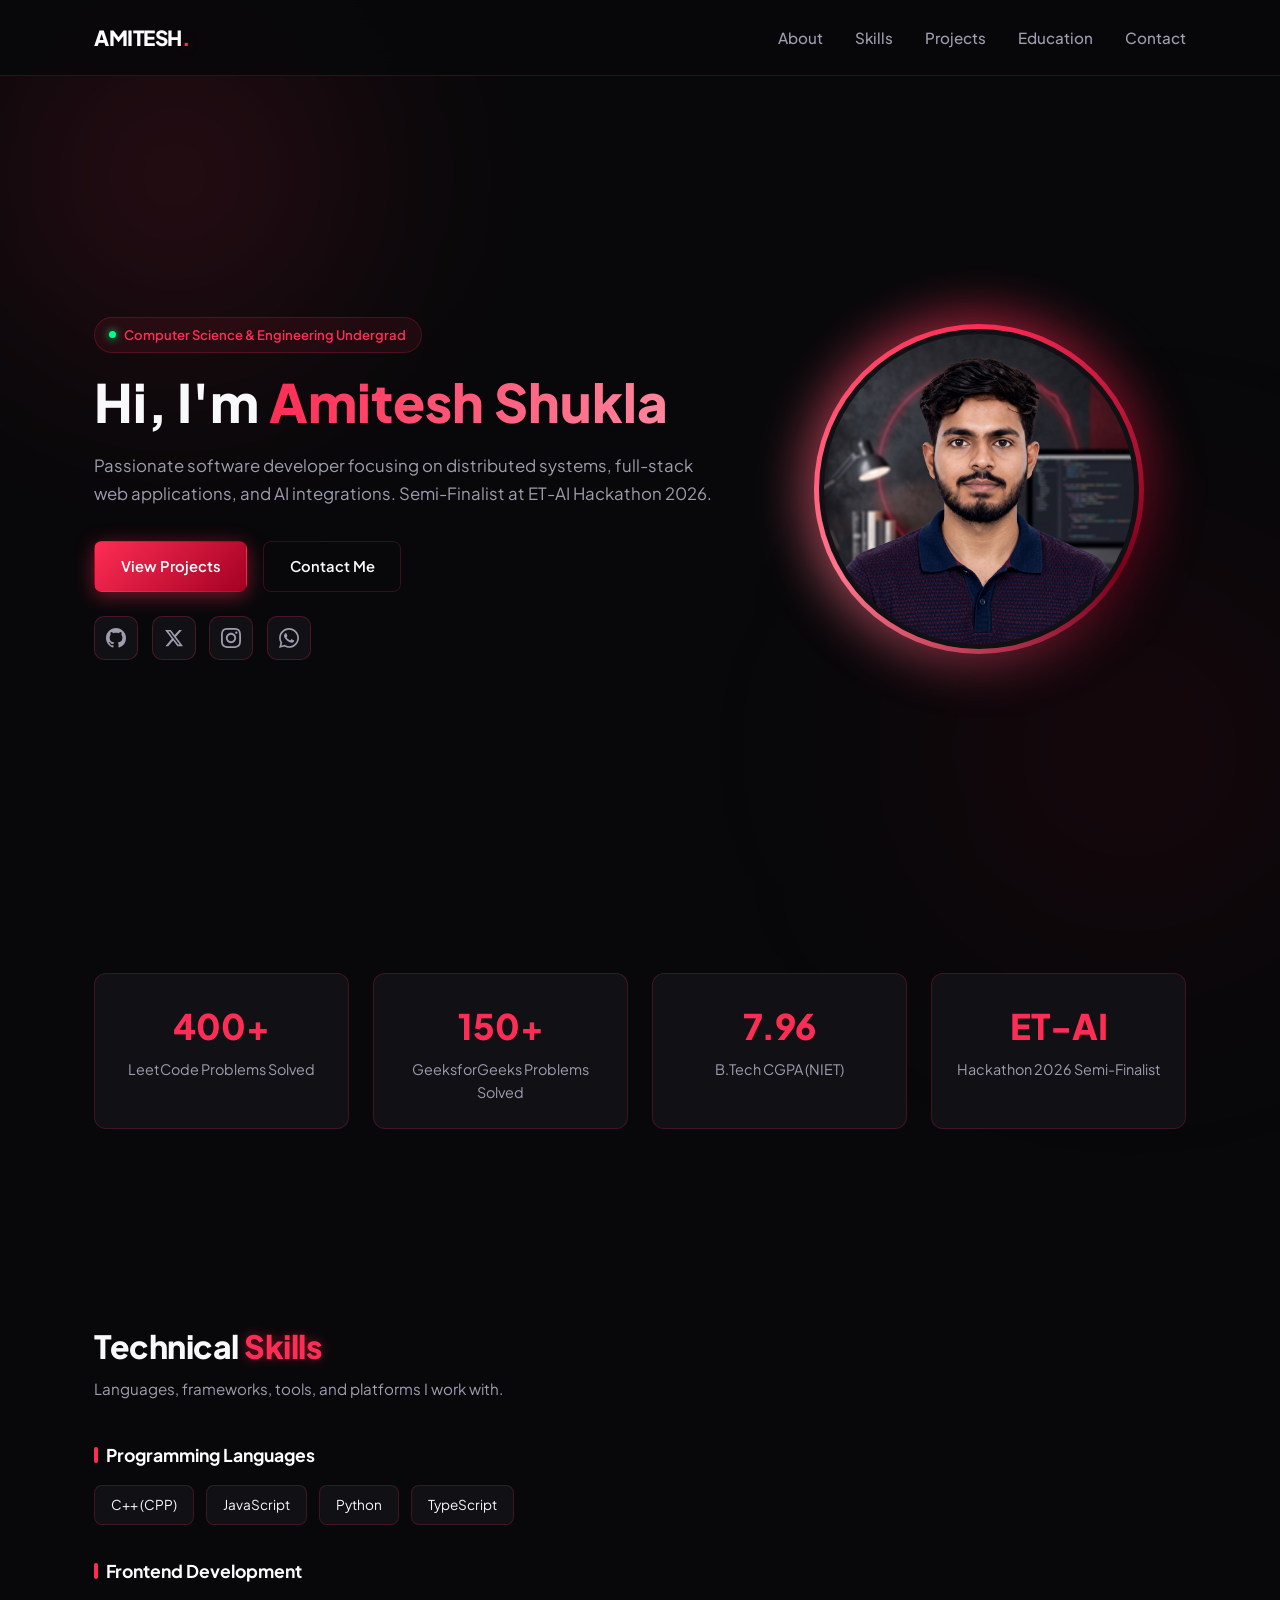
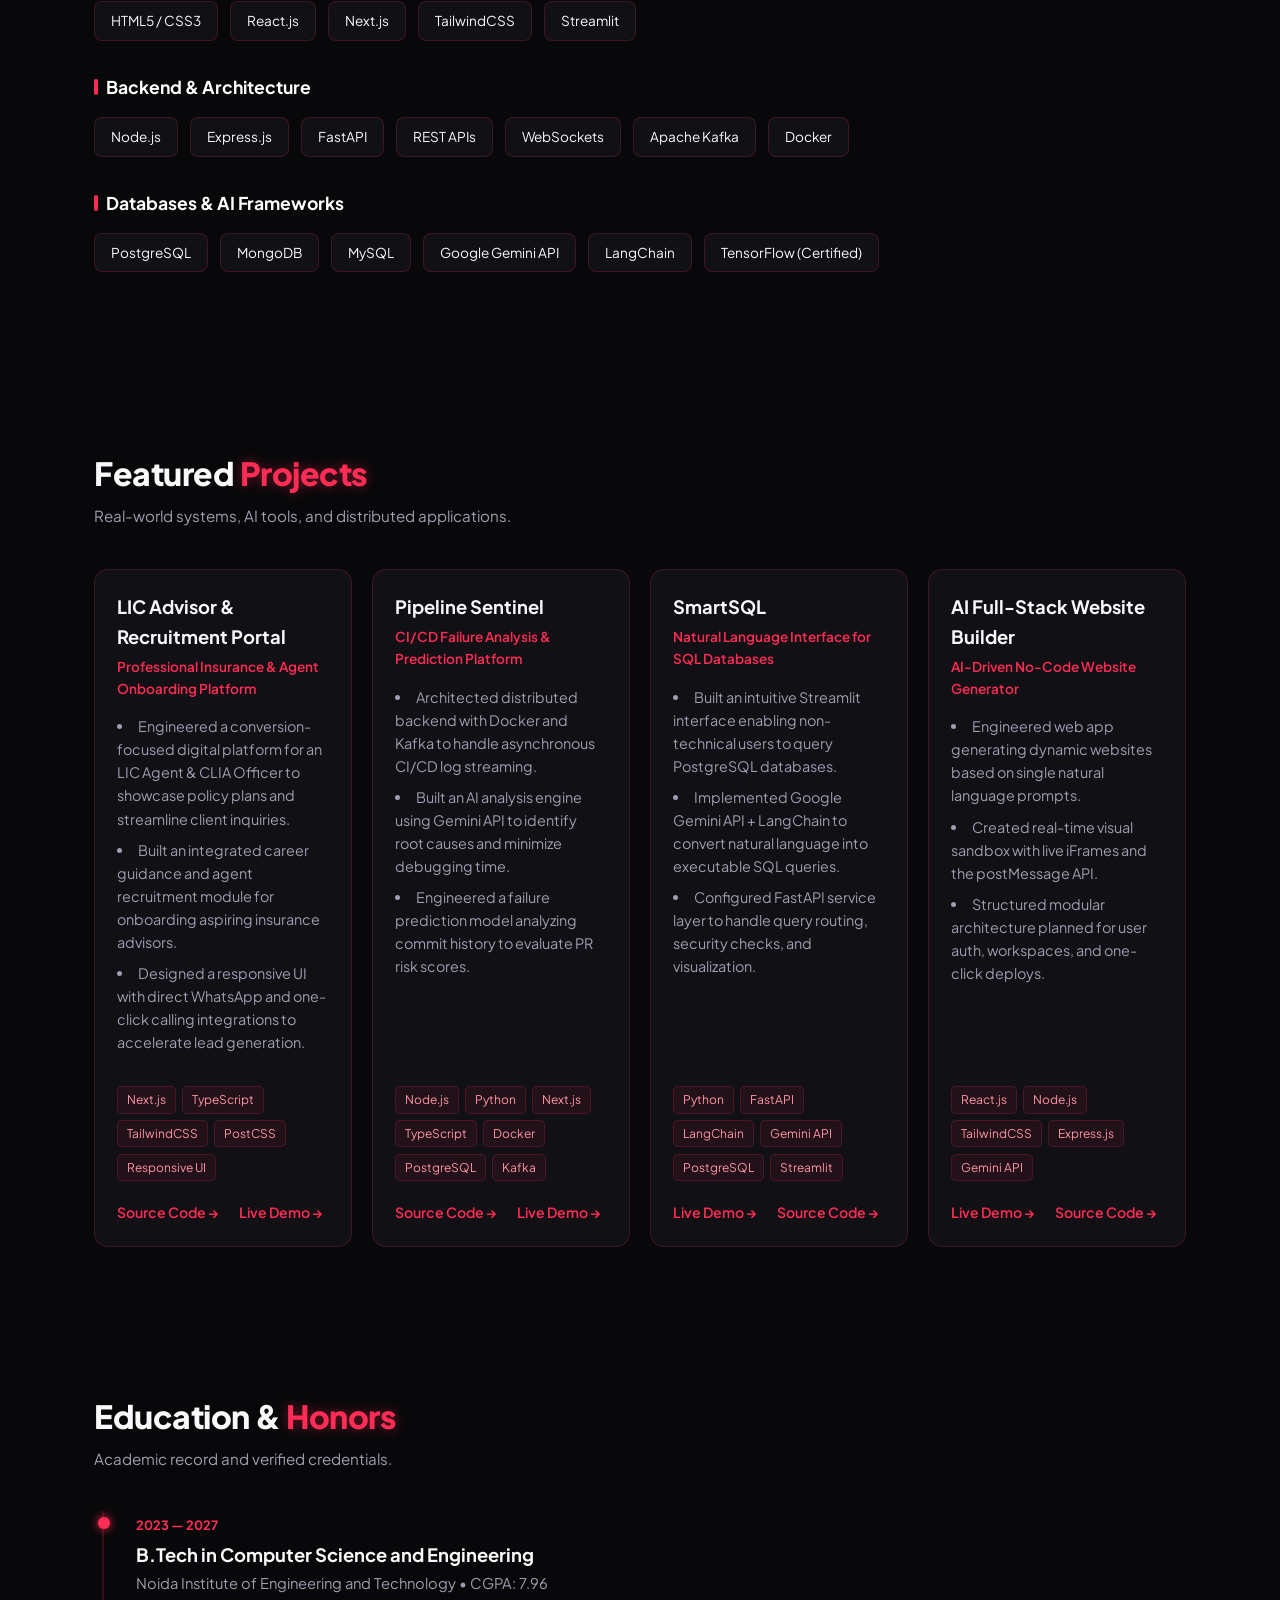
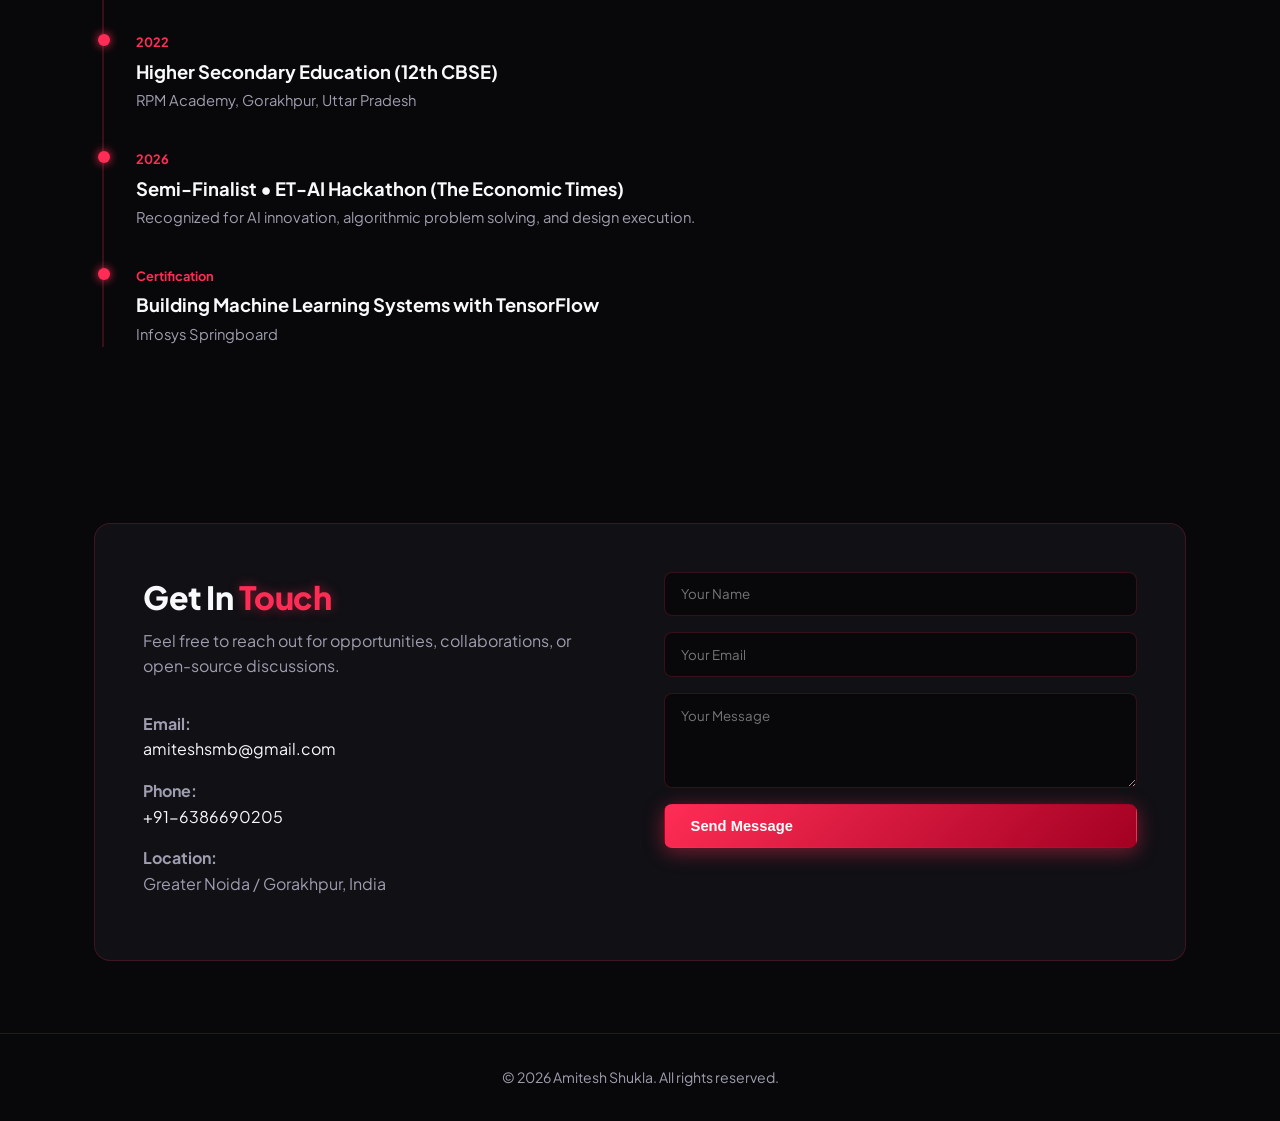
<file: index.html>
<!DOCTYPE html>
<html lang="en">
<head>
  <meta charset="UTF-8" />
  <meta name="viewport" content="width=device-width, initial-scale=1.0" />
  <title>Amitesh Shukla | Portfolio</title>
  <link rel="preconnect" href="https://fonts.googleapis.com">
  <link rel="preconnect" href="https://fonts.gstatic.com" crossorigin>
  <link href="https://fonts.googleapis.com/css2?family=Plus+Jakarta+Sans:wght@300;400;500;600;700;800&display=swap" rel="stylesheet">
   <link rel="stylesheet" href="Style.css">
 
</head>
<body>

  <div class="bg-light-1"></div>
  <div class="bg-light-2"></div>

  <header>
    <div class="container">
      <nav>
        <a href="#" class="logo">AMITESH<span>.</span></a>
        <ul class="nav-links">
          <li><a href="#about">About</a></li>
          <li><a href="#skills">Skills</a></li>
          <li><a href="#projects">Projects</a></li>
          <li><a href="#education">Education</a></li>
          <li><a href="#contact">Contact</a></li>
        </ul>
      </nav>
    </div>
  </header>

  <!-- Hero Section -->
  <section class="hero">
    
    <div class="container">
      <div class="hero-layout">
        
        <div class="hero-content">
          <div class="hero-tag">
            <span class="dot"></span>
            Computer Science &amp; Engineering Undergrad
          </div>
          <h1>Hi, I'm <span class="gradient-text">Amitesh Shukla</span></h1>
          <p>Passionate software developer focusing on distributed systems, full-stack web applications, and AI integrations. Semi-Finalist at ET-AI Hackathon 2026.</p>
          <div class="hero-buttons">
            <a href="#projects" class="btn btn-primary">View Projects</a>
            <a href="#contact" class="btn btn-outline">Contact Me</a>
          </div>
          <div class="social-links">
  <!-- GitHub -->
  <a href="https://github.com/amitesh3168" target="_blank" rel="noopener noreferrer" class="social-btn" aria-label="GitHub">
    <svg viewBox="0 0 24 24"><path d="M12 0C5.37 0 0 5.37 0 12c0 5.31 3.435 9.795 8.205 11.385.6.105.825-.255.825-.57 0-.285-.015-1.23-.015-2.235-3.015.555-3.795-.735-4.035-1.41-.135-.345-.72-1.41-1.23-1.695-.42-.225-1.02-.78-.015-.795.945-.015 1.62.87 1.845 1.23 1.08 1.815 2.805 1.305 3.495.99.105-.78.42-1.305.765-1.605-2.67-.3-5.46-1.335-5.46-5.925 0-1.305.465-2.385 1.23-3.225-.12-.3-.54-1.53.12-3.18 0 0 1.005-.315 3.3 1.23.96-.27 1.98-.405 3-.405s2.04.135 3 .405c2.295-1.56 3.3-1.23 3.3-1.23.66 1.65.24 2.88.12 3.18.765.84 1.23 1.905 1.23 3.225 0 4.605-2.805 5.625-5.475 5.925.435.375.81 1.095.81 2.22 0 1.605-.015 2.895-.015 3.3 0 .315.225.69.825.57A12.02 12.02 0 0024 12c0-6.63-5.37-12-12-12z"/></svg>
  </a>

  <!-- X / Twitter -->
  <a href="https://twitter.com/amitesh3168" target="_blank" rel="noopener noreferrer" class="social-btn" aria-label="Twitter">
    <svg viewBox="0 0 24 24"><path d="M18.244 2.25h3.308l-7.227 8.26 8.502 11.24H16.17l-5.214-6.817L4.99 21.75H1.68l7.73-8.835L1.254 2.25H8.08l4.713 6.231zm-1.161 17.52h1.833L7.084 4.126H5.117z"/></svg>
  </a>

  <!-- Instagram -->
  <a href="https://instagram.com/amitesh3168" target="_blank" rel="noopener noreferrer" class="social-btn" aria-label="Instagram">
    <svg viewBox="0 0 24 24"><path d="M12 2.163c3.204 0 3.584.012 4.85.07 3.252.148 4.771 1.691 4.919 4.919.058 1.265.069 1.645.069 4.849 0 3.205-.012 3.584-.069 4.849-.149 3.225-1.664 4.771-4.919 4.919-1.266.058-1.644.07-4.85.07-3.204 0-3.584-.012-4.849-.07-3.26-.149-4.771-1.699-4.919-4.92-.058-1.265-.07-1.644-.07-4.849 0-3.204.013-3.583.07-4.849.149-3.227 1.664-4.771 4.919-4.919 1.266-.057 1.645-.069 4.849-.069zm0-2.163c-3.259 0-3.667.014-4.947.072-4.358.2-6.78 2.618-6.98 6.98-.059 1.281-.073 1.689-.073 4.948 0 3.259.014 3.668.072 4.948.2 4.358 2.618 6.78 6.98 6.98 1.281.058 1.689.072 4.948.072 3.259 0 3.668-.014 4.948-.072 4.354-.2 6.782-2.618 6.979-6.98.059-1.28.073-1.689.073-4.948 0-3.259-.014-3.667-.072-4.947-.196-4.354-2.617-6.78-6.979-6.98-1.281-.059-1.69-.073-4.949-.073zm0 5.838c-3.403 0-6.162 2.759-6.162 6.162s2.759 6.163 6.162 6.163 6.162-2.759 6.162-6.163c0-3.403-2.759-6.162-6.162-6.162zm0 10.162c-2.209 0-4-1.79-4-4 0-2.209 1.791-4 4-4s4 1.791 4 4c0 2.21-1.791 4-4 4zm6.406-11.845c-.796 0-1.441.645-1.441 1.44s.645 1.44 1.441 1.44c.795 0 1.439-.645 1.439-1.44s-.644-1.44-1.439-1.44z"/></svg>
  </a>

  <!-- WhatsApp -->
  <a href="https://wa.me/916386690205" target="_blank" rel="noopener noreferrer" class="social-btn" aria-label="WhatsApp">
    <svg viewBox="0 0 24 24"><path d="M.057 24l1.687-6.163c-1.041-1.804-1.588-3.849-1.587-5.946.003-6.556 5.338-11.891 11.893-11.891 3.181.001 6.167 1.24 8.413 3.488 2.245 2.248 3.481 5.236 3.48 8.414-.003 6.557-5.338 11.892-11.893 11.892-1.99-.001-3.951-.5-5.688-1.448l-6.305 1.654zm6.597-3.807c1.676.995 3.276 1.591 5.392 1.592 5.448 0 9.886-4.434 9.889-9.885.002-5.462-4.415-9.89-9.881-9.892-5.452 0-9.887 4.434-9.889 9.884-.001 2.225.651 3.891 1.746 5.634l-.999 3.648 3.742-.981zm11.387-5.464c-.074-.124-.272-.198-.57-.347-.297-.149-1.758-.868-2.031-.967-.272-.099-.47-.149-.669.149-.198.297-.768.967-.941 1.165-.173.198-.347.223-.644.074-.297-.149-1.255-.462-2.39-1.475-.883-.788-1.48-1.761-1.653-2.059-.173-.297-.018-.458.13-.606.134-.133.297-.347.446-.521.151-.172.2-.296.3-.495.099-.198.05-.372-.025-.521-.075-.148-.669-1.611-.916-2.206-.242-.579-.487-.501-.669-.51l-.57-.01c-.198 0-.52.074-.792.372s-1.04 1.016-1.04 2.479 1.065 2.876 1.213 3.074c.149.198 2.095 3.2 5.076 4.487.709.306 1.263.489 1.694.626.712.226 1.36.194 1.872.118.571-.085 1.758-.719 2.006-1.413.248-.695.248-1.29.173-1.414z"/></svg>
  </a>
</div>
        </div>

        <div class="hero-image-wrapper">
          <div class="avatar-container">
            <div class="avatar-box">
              <img src="profile.png" alt="Amitesh Shukla" />
            </div>
          </div>
        </div>

      </div>
    </div>
  </section>

  <!-- Metrics Section -->
  <section id="about">
    <div class="container">
      <div class="metrics-grid">
        <div class="metric-card">
          <h3>400+</h3>
          <p>LeetCode Problems Solved</p>
        </div>
        <div class="metric-card">
          <h3>150+</h3>
          <p>GeeksforGeeks Problems Solved</p>
        </div>
        <div class="metric-card">
          <h3>7.96</h3>
          <p>B.Tech CGPA (NIET)</p>
        </div>
        <div class="metric-card">
          <h3>ET-AI</h3>
          <p>Hackathon 2026 Semi-Finalist</p>
        </div>
      </div>
    </div>
  </section>

  <!-- Skills Section -->
  <section id="skills">
    <div class="container">
      <h2 class="section-title">Technical <span>Skills</span></h2>
      <p class="section-subtitle">Languages, frameworks, tools, and platforms I work with.</p>

      <div class="skills-category">
        <h4>Programming Languages</h4>
        <div class="skills-tags">
          <span class="skill-chip">C++ (CPP)</span>
          <span class="skill-chip">JavaScript</span>
          <span class="skill-chip">Python</span>
          <span class="skill-chip">TypeScript</span>
        </div>
      </div>

      <div class="skills-category">
        <h4>Frontend Development</h4>
        <div class="skills-tags">
          <span class="skill-chip">HTML5 / CSS3</span>
          <span class="skill-chip">React.js</span>
          <span class="skill-chip">Next.js</span>
          <span class="skill-chip">TailwindCSS</span>
          <span class="skill-chip">Streamlit</span>
        </div>
      </div>

      <div class="skills-category">
        <h4>Backend &amp; Architecture</h4>
        <div class="skills-tags">
          <span class="skill-chip">Node.js</span>
          <span class="skill-chip">Express.js</span>
          <span class="skill-chip">FastAPI</span>
          <span class="skill-chip">REST APIs</span>
          <span class="skill-chip">WebSockets</span>
          <span class="skill-chip">Apache Kafka</span>
          <span class="skill-chip">Docker</span>
        </div>
      </div>

      <div class="skills-category">
        <h4>Databases &amp; AI Frameworks</h4>
        <div class="skills-tags">
          <span class="skill-chip">PostgreSQL</span>
          <span class="skill-chip">MongoDB</span>
          <span class="skill-chip">MySQL</span>
          <span class="skill-chip">Google Gemini API</span>
          <span class="skill-chip">LangChain</span>
          <span class="skill-chip">TensorFlow (Certified)</span>
        </div>
      </div>
    </div>
  </section>

  <!-- Projects Section -->
  <section id="projects">
    <div class="container">
      <h2 class="section-title">Featured <span>Projects</span></h2>
      <p class="section-subtitle">Real-world systems, AI tools, and distributed applications.</p>

      <div class="projects-grid">
         <div class="project-card">
          <h3>LIC Advisor &amp; Recruitment Portal</h3>
          <span class="project-subtitle">Professional Insurance &amp; Agent Onboarding Platform</span>
          <ul>
            <li>Engineered a conversion-focused digital platform for an LIC Agent &amp; CLIA Officer to showcase policy plans and streamline client inquiries.</li>
            <li>Built an integrated career guidance and agent recruitment module for onboarding aspiring insurance advisors.</li>
            <li>Designed a responsive UI with direct WhatsApp and one-click calling integrations to accelerate lead generation.</li>
          </ul>
          <div class="project-tech">
            <span>Next.js</span>
            <span>TypeScript</span>
            <span>TailwindCSS</span>
            <span>PostCSS</span>
            <span>Responsive UI</span>
          </div>
          <div class="project-links">
            <a href="https://github.com/amitesh3168/LIC-advisor-portal" target="_blank" rel="noopener noreferrer">Source Code &rarr;</a>
            <a href="https://lic-gold.vercel.app/" target="_blank" rel="noopener noreferrer">Live Demo &rarr;</a>
          </div>
        </div>
        <div class="project-card">
          <h3>Pipeline Sentinel</h3>
          <span class="project-subtitle">CI/CD Failure Analysis &amp; Prediction Platform</span>
          <ul>
            <li>Architected distributed backend with Docker and Kafka to handle asynchronous CI/CD log streaming.</li>
            <li>Built an AI analysis engine using Gemini API to identify root causes and minimize debugging time.</li>
            <li>Engineered a failure prediction model analyzing commit history to evaluate PR risk scores.</li>
          </ul>
          <div class="project-tech">
            <span>Node.js</span>
            <span>Python</span>
            <span>Next.js</span>
            <span>TypeScript</span>
            <span>Docker</span>
            <span>PostgreSQL</span>
            <span>Kafka</span>
          </div>
          <div class="project-links">
            <a href="https://github.com/amitesh3168/Pipeline-Sentinel---Intelligent-CI-CD-Failure-Analysis-Prediction-">Source Code &rarr;</a>
            <a href="https://github.com/amitesh3168/Pipeline-Sentinel---Intelligent-CI-CD-Failure-Analysis-Prediction-" target="_blank" rel="noopener noreferrer">Live Demo &rarr;</a>
          </div>
        </div>

        <div class="project-card">
          <h3>SmartSQL</h3>
          <span class="project-subtitle">Natural Language Interface for SQL Databases</span>
          <ul>
            <li>Built an intuitive Streamlit interface enabling non-technical users to query PostgreSQL databases.</li>
            <li>Implemented Google Gemini API + LangChain to convert natural language into executable SQL queries.</li>
            <li>Configured FastAPI service layer to handle query routing, security checks, and visualization.</li>
          </ul>
          <div class="project-tech">
            <span>Python</span>
            <span>FastAPI</span>
            <span>LangChain</span>
            <span>Gemini API</span>
            <span>PostgreSQL</span>
            <span>Streamlit</span>
          </div>
          <div class="project-links">
            <a href="https://github.com/amitesh3168/SMARTSQL">Live Demo &rarr;</a>
            <a href="https://github.com/amitesh3168/SMARTSQL">Source Code &rarr;</a>
          </div>
        </div>
        <div class="project-card">
          <h3>AI Full-Stack Website Builder</h3>
          <span class="project-subtitle">AI-Driven No-Code Website Generator</span>
          <ul>
            <li>Engineered web app generating dynamic websites based on single natural language prompts.</li>
            <li>Created real-time visual sandbox with live iFrames and the postMessage API.</li>
            <li>Structured modular architecture planned for user auth, workspaces, and one-click deploys.</li>
          </ul>
          <div class="project-tech">
            <span>React.js</span>
            <span>Node.js</span>
            <span>TailwindCSS</span>
            <span>Express.js</span>
            <span>Gemini API</span>
          </div>
          <div class="project-links">
            <a href="https://github.com/amitesh3168/AI-Builder">Live Demo &rarr;</a>
            <a href="https://github.com/amitesh3168/AI-Builder">Source Code &rarr;</a>
          </div>
        </div>
      </div>
    </div>
  </section>

  <!-- Education & Achievements -->
  <section id="education">
    <div class="container">
      <h2 class="section-title">Education &amp; <span>Honors</span></h2>
      <p class="section-subtitle">Academic record and verified credentials.</p>

      <div class="timeline">
        <div class="timeline-item">
          <div class="timeline-dot"></div>
          <span>2023 — 2027</span>
          <h3>B.Tech in Computer Science and Engineering</h3>
          <p>Noida Institute of Engineering and Technology &bull; CGPA: 7.96</p>
        </div>

        <div class="timeline-item">
          <div class="timeline-dot"></div>
          <span>2022</span>
          <h3>Higher Secondary Education (12th CBSE)</h3>
          <p>RPM Academy, Gorakhpur, Uttar Pradesh</p>
        </div>

        <div class="timeline-item">
          <div class="timeline-dot"></div>
          <span>2026</span>
          <h3>Semi-Finalist &bull; ET-AI Hackathon (The Economic Times)</h3>
          <p>Recognized for AI innovation, algorithmic problem solving, and design execution.</p>
        </div>

        <div class="timeline-item">
          <div class="timeline-dot"></div>
          <span>Certification</span>
          <h3>Building Machine Learning Systems with TensorFlow</h3>
          <p>Infosys Springboard</p>
        </div>
      </div>
    </div>
  </section>

  <!-- Contact Section -->
  <section id="contact">
    <div class="container">
      <div class="contact-container">
        <div>
          <h2 class="section-title">Get In <span>Touch</span></h2>
          <p style="color: var(--text-muted); margin-bottom: 2rem;">Feel free to reach out for opportunities, collaborations, or open-source discussions.</p>
          <div class="contact-details">
            <div><strong>Email:</strong> <br><a href="mailto:amiteshsmb@gmail.com">amiteshsmb@gmail.com</a></div>
            <div><strong>Phone:</strong> <br><a href="tel:+916386690205">+91-6386690205</a></div>
            <div><strong>Location:</strong> <br>Greater Noida / Gorakhpur, India</div>
          </div>
        </div>

        <form class="contact-form" onsubmit="event.preventDefault();">
          <input type="text" placeholder="Your Name" required />
          <input type="email" placeholder="Your Email" required />
          <textarea rows="4" placeholder="Your Message" required></textarea>
          <button type="submit" class="btn btn-primary">Send Message</button>
        </form>
      </div>
    </div>
  </section>

  <footer>
    <div class="container">
      <p>&copy; 2026 Amitesh Shukla. All rights reserved.</p>
    </div>
  </footer>

</body>
</html>
</file>
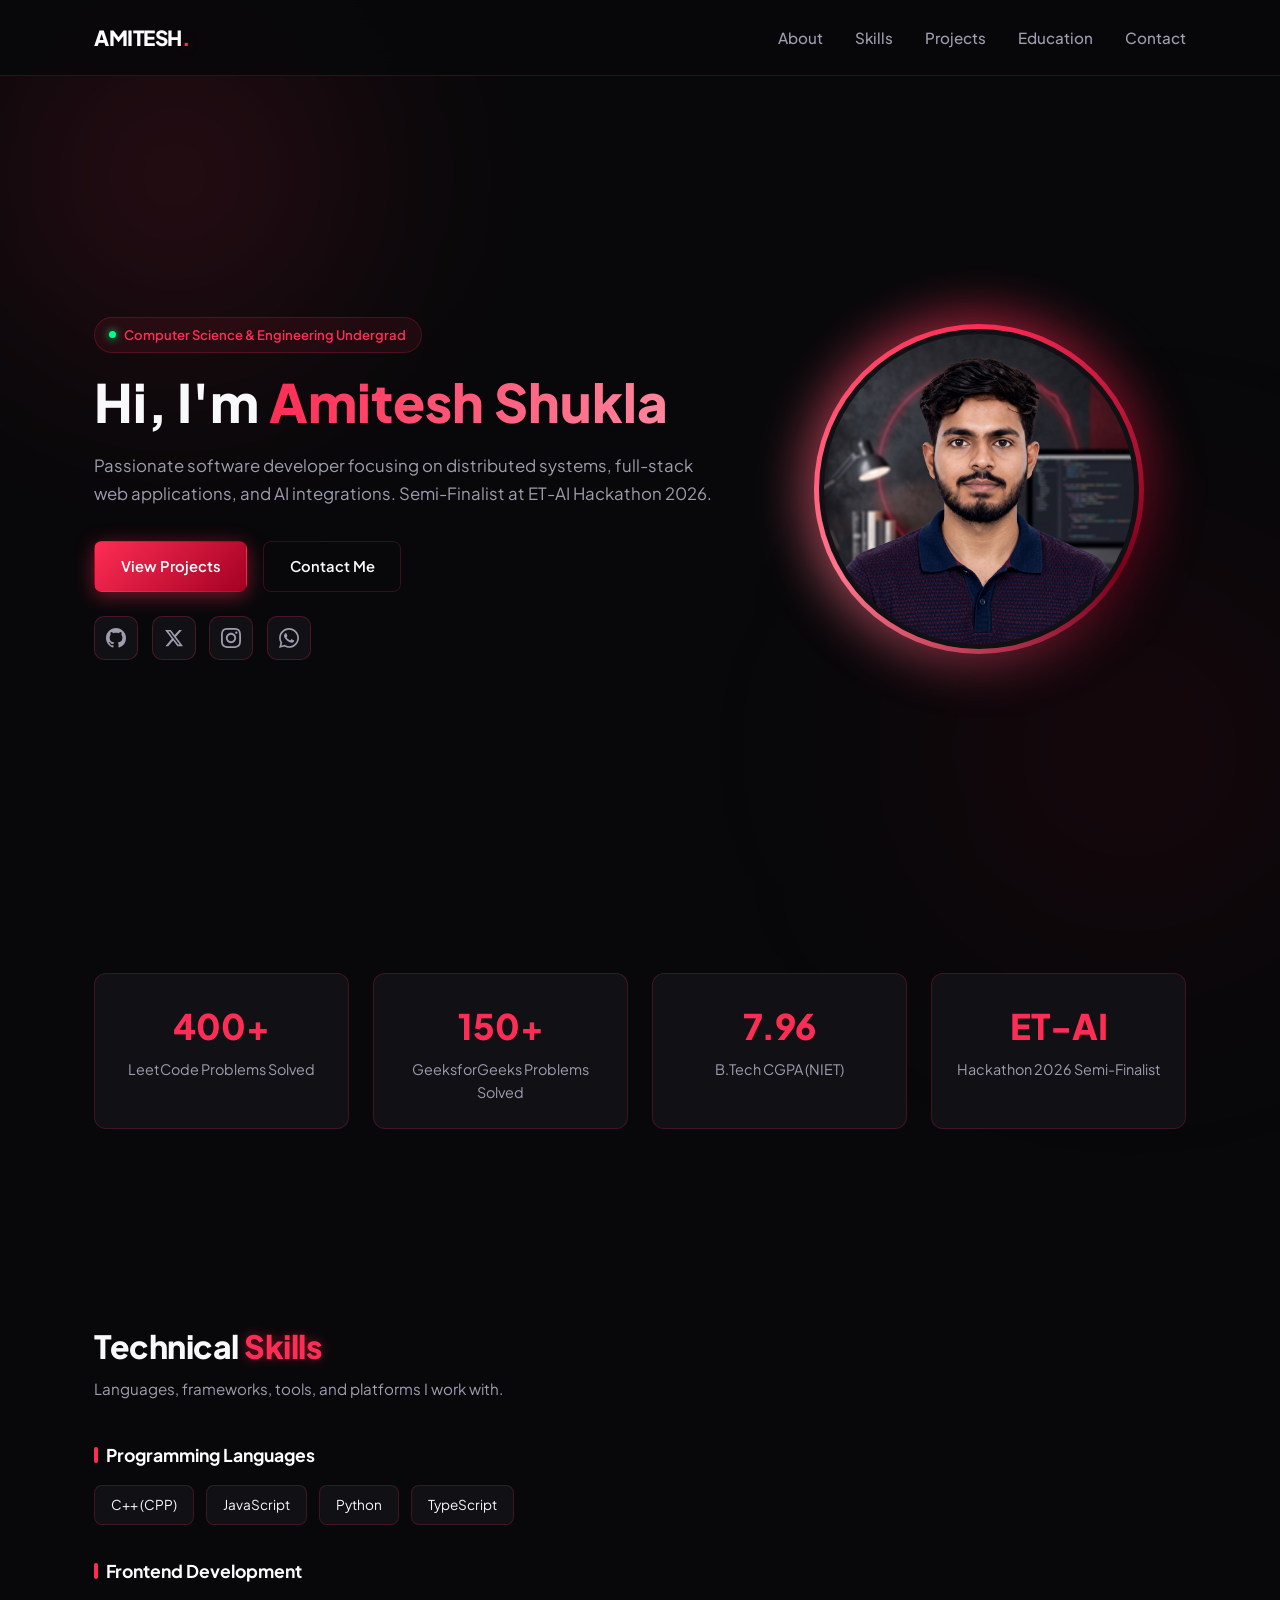
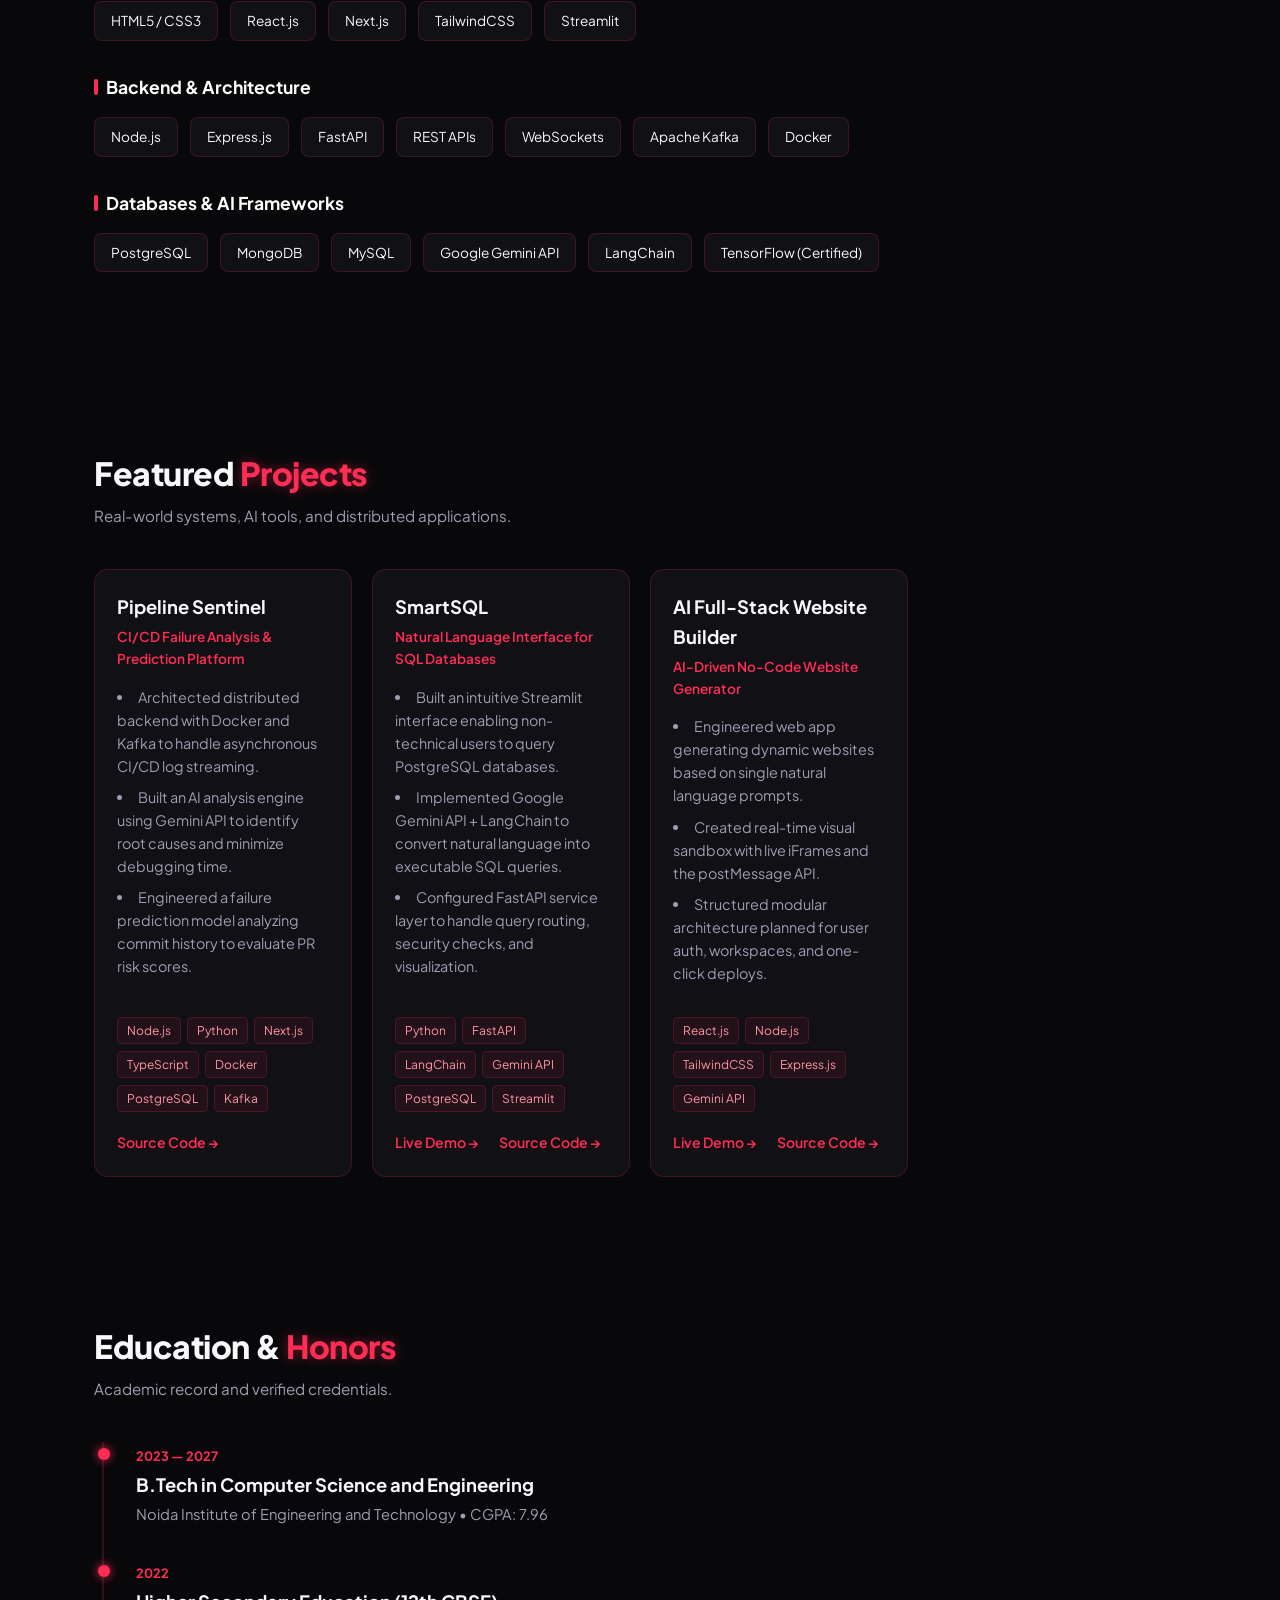
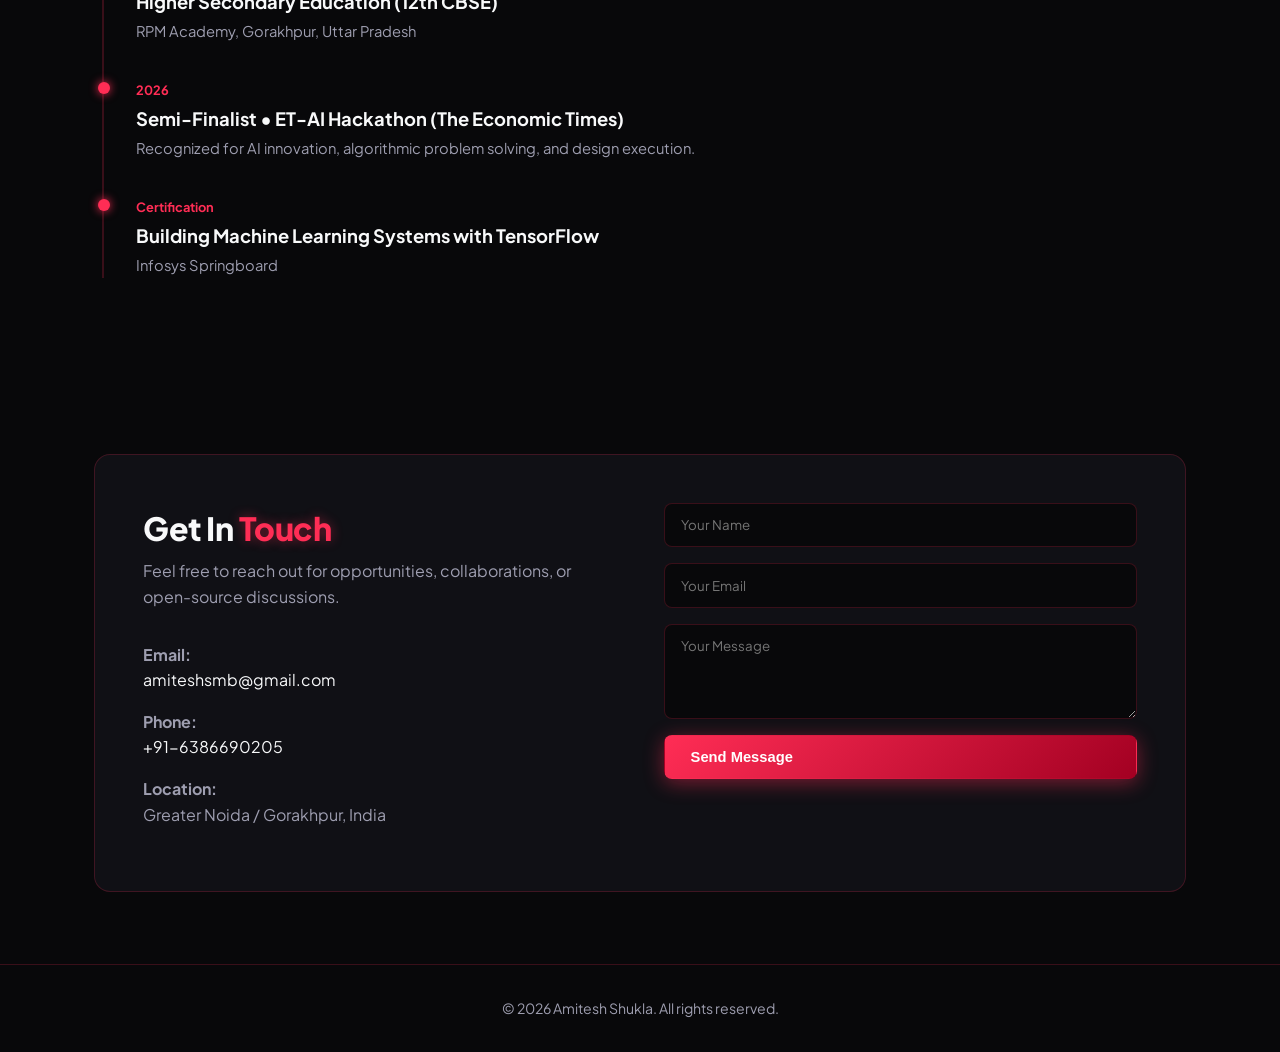
<file: index .html>
<!DOCTYPE html>
<html lang="en">
<head>
  <meta charset="UTF-8" />
  <meta name="viewport" content="width=device-width, initial-scale=1.0" />
  <title>Amitesh Shukla | Portfolio</title>
  <link rel="preconnect" href="https://fonts.googleapis.com">
  <link rel="preconnect" href="https://fonts.gstatic.com" crossorigin>
  <link href="https://fonts.googleapis.com/css2?family=Plus+Jakarta+Sans:wght@300;400;500;600;700;800&display=swap" rel="stylesheet">
   <link rel="stylesheet" href="Style.css">
 
</head>
<body>

  <div class="bg-light-1"></div>
  <div class="bg-light-2"></div>

  <header>
    <div class="container">
      <nav>
        <a href="#" class="logo">AMITESH<span>.</span></a>
        <ul class="nav-links">
          <li><a href="#about">About</a></li>
          <li><a href="#skills">Skills</a></li>
          <li><a href="#projects">Projects</a></li>
          <li><a href="#education">Education</a></li>
          <li><a href="#contact">Contact</a></li>
        </ul>
      </nav>
    </div>
  </header>

  <!-- Hero Section -->
  <section class="hero">
    
    <div class="container">
      <div class="hero-layout">
        
        <div class="hero-content">
          <div class="hero-tag">
            <span class="dot"></span>
            Computer Science &amp; Engineering Undergrad
          </div>
          <h1>Hi, I'm <span class="gradient-text">Amitesh Shukla</span></h1>
          <p>Passionate software developer focusing on distributed systems, full-stack web applications, and AI integrations. Semi-Finalist at ET-AI Hackathon 2026.</p>
          <div class="hero-buttons">
            <a href="#projects" class="btn btn-primary">View Projects</a>
            <a href="#contact" class="btn btn-outline">Contact Me</a>
          </div>
          <div class="social-links">
  <!-- GitHub -->
  <a href="https://github.com/amitesh3168" target="_blank" rel="noopener noreferrer" class="social-btn" aria-label="GitHub">
    <svg viewBox="0 0 24 24"><path d="M12 0C5.37 0 0 5.37 0 12c0 5.31 3.435 9.795 8.205 11.385.6.105.825-.255.825-.57 0-.285-.015-1.23-.015-2.235-3.015.555-3.795-.735-4.035-1.41-.135-.345-.72-1.41-1.23-1.695-.42-.225-1.02-.78-.015-.795.945-.015 1.62.87 1.845 1.23 1.08 1.815 2.805 1.305 3.495.99.105-.78.42-1.305.765-1.605-2.67-.3-5.46-1.335-5.46-5.925 0-1.305.465-2.385 1.23-3.225-.12-.3-.54-1.53.12-3.18 0 0 1.005-.315 3.3 1.23.96-.27 1.98-.405 3-.405s2.04.135 3 .405c2.295-1.56 3.3-1.23 3.3-1.23.66 1.65.24 2.88.12 3.18.765.84 1.23 1.905 1.23 3.225 0 4.605-2.805 5.625-5.475 5.925.435.375.81 1.095.81 2.22 0 1.605-.015 2.895-.015 3.3 0 .315.225.69.825.57A12.02 12.02 0 0024 12c0-6.63-5.37-12-12-12z"/></svg>
  </a>

  <!-- X / Twitter -->
  <a href="https://twitter.com/amitesh3168" target="_blank" rel="noopener noreferrer" class="social-btn" aria-label="Twitter">
    <svg viewBox="0 0 24 24"><path d="M18.244 2.25h3.308l-7.227 8.26 8.502 11.24H16.17l-5.214-6.817L4.99 21.75H1.68l7.73-8.835L1.254 2.25H8.08l4.713 6.231zm-1.161 17.52h1.833L7.084 4.126H5.117z"/></svg>
  </a>

  <!-- Instagram -->
  <a href="https://instagram.com/amitesh3168" target="_blank" rel="noopener noreferrer" class="social-btn" aria-label="Instagram">
    <svg viewBox="0 0 24 24"><path d="M12 2.163c3.204 0 3.584.012 4.85.07 3.252.148 4.771 1.691 4.919 4.919.058 1.265.069 1.645.069 4.849 0 3.205-.012 3.584-.069 4.849-.149 3.225-1.664 4.771-4.919 4.919-1.266.058-1.644.07-4.85.07-3.204 0-3.584-.012-4.849-.07-3.26-.149-4.771-1.699-4.919-4.92-.058-1.265-.07-1.644-.07-4.849 0-3.204.013-3.583.07-4.849.149-3.227 1.664-4.771 4.919-4.919 1.266-.057 1.645-.069 4.849-.069zm0-2.163c-3.259 0-3.667.014-4.947.072-4.358.2-6.78 2.618-6.98 6.98-.059 1.281-.073 1.689-.073 4.948 0 3.259.014 3.668.072 4.948.2 4.358 2.618 6.78 6.98 6.98 1.281.058 1.689.072 4.948.072 3.259 0 3.668-.014 4.948-.072 4.354-.2 6.782-2.618 6.979-6.98.059-1.28.073-1.689.073-4.948 0-3.259-.014-3.667-.072-4.947-.196-4.354-2.617-6.78-6.979-6.98-1.281-.059-1.69-.073-4.949-.073zm0 5.838c-3.403 0-6.162 2.759-6.162 6.162s2.759 6.163 6.162 6.163 6.162-2.759 6.162-6.163c0-3.403-2.759-6.162-6.162-6.162zm0 10.162c-2.209 0-4-1.79-4-4 0-2.209 1.791-4 4-4s4 1.791 4 4c0 2.21-1.791 4-4 4zm6.406-11.845c-.796 0-1.441.645-1.441 1.44s.645 1.44 1.441 1.44c.795 0 1.439-.645 1.439-1.44s-.644-1.44-1.439-1.44z"/></svg>
  </a>

  <!-- WhatsApp -->
  <a href="https://wa.me/916386690205" target="_blank" rel="noopener noreferrer" class="social-btn" aria-label="WhatsApp">
    <svg viewBox="0 0 24 24"><path d="M.057 24l1.687-6.163c-1.041-1.804-1.588-3.849-1.587-5.946.003-6.556 5.338-11.891 11.893-11.891 3.181.001 6.167 1.24 8.413 3.488 2.245 2.248 3.481 5.236 3.48 8.414-.003 6.557-5.338 11.892-11.893 11.892-1.99-.001-3.951-.5-5.688-1.448l-6.305 1.654zm6.597-3.807c1.676.995 3.276 1.591 5.392 1.592 5.448 0 9.886-4.434 9.889-9.885.002-5.462-4.415-9.89-9.881-9.892-5.452 0-9.887 4.434-9.889 9.884-.001 2.225.651 3.891 1.746 5.634l-.999 3.648 3.742-.981zm11.387-5.464c-.074-.124-.272-.198-.57-.347-.297-.149-1.758-.868-2.031-.967-.272-.099-.47-.149-.669.149-.198.297-.768.967-.941 1.165-.173.198-.347.223-.644.074-.297-.149-1.255-.462-2.39-1.475-.883-.788-1.48-1.761-1.653-2.059-.173-.297-.018-.458.13-.606.134-.133.297-.347.446-.521.151-.172.2-.296.3-.495.099-.198.05-.372-.025-.521-.075-.148-.669-1.611-.916-2.206-.242-.579-.487-.501-.669-.51l-.57-.01c-.198 0-.52.074-.792.372s-1.04 1.016-1.04 2.479 1.065 2.876 1.213 3.074c.149.198 2.095 3.2 5.076 4.487.709.306 1.263.489 1.694.626.712.226 1.36.194 1.872.118.571-.085 1.758-.719 2.006-1.413.248-.695.248-1.29.173-1.414z"/></svg>
  </a>
</div>
        </div>

        <div class="hero-image-wrapper">
          <div class="avatar-container">
            <div class="avatar-box">
              <img src="profile.png" alt="Amitesh Shukla" />
            </div>
          </div>
        </div>

      </div>
    </div>
  </section>

  <!-- Metrics Section -->
  <section id="about">
    <div class="container">
      <div class="metrics-grid">
        <div class="metric-card">
          <h3>400+</h3>
          <p>LeetCode Problems Solved</p>
        </div>
        <div class="metric-card">
          <h3>150+</h3>
          <p>GeeksforGeeks Problems Solved</p>
        </div>
        <div class="metric-card">
          <h3>7.96</h3>
          <p>B.Tech CGPA (NIET)</p>
        </div>
        <div class="metric-card">
          <h3>ET-AI</h3>
          <p>Hackathon 2026 Semi-Finalist</p>
        </div>
      </div>
    </div>
  </section>

  <!-- Skills Section -->
  <section id="skills">
    <div class="container">
      <h2 class="section-title">Technical <span>Skills</span></h2>
      <p class="section-subtitle">Languages, frameworks, tools, and platforms I work with.</p>

      <div class="skills-category">
        <h4>Programming Languages</h4>
        <div class="skills-tags">
          <span class="skill-chip">C++ (CPP)</span>
          <span class="skill-chip">JavaScript</span>
          <span class="skill-chip">Python</span>
          <span class="skill-chip">TypeScript</span>
        </div>
      </div>

      <div class="skills-category">
        <h4>Frontend Development</h4>
        <div class="skills-tags">
          <span class="skill-chip">HTML5 / CSS3</span>
          <span class="skill-chip">React.js</span>
          <span class="skill-chip">Next.js</span>
          <span class="skill-chip">TailwindCSS</span>
          <span class="skill-chip">Streamlit</span>
        </div>
      </div>

      <div class="skills-category">
        <h4>Backend &amp; Architecture</h4>
        <div class="skills-tags">
          <span class="skill-chip">Node.js</span>
          <span class="skill-chip">Express.js</span>
          <span class="skill-chip">FastAPI</span>
          <span class="skill-chip">REST APIs</span>
          <span class="skill-chip">WebSockets</span>
          <span class="skill-chip">Apache Kafka</span>
          <span class="skill-chip">Docker</span>
        </div>
      </div>

      <div class="skills-category">
        <h4>Databases &amp; AI Frameworks</h4>
        <div class="skills-tags">
          <span class="skill-chip">PostgreSQL</span>
          <span class="skill-chip">MongoDB</span>
          <span class="skill-chip">MySQL</span>
          <span class="skill-chip">Google Gemini API</span>
          <span class="skill-chip">LangChain</span>
          <span class="skill-chip">TensorFlow (Certified)</span>
        </div>
      </div>
    </div>
  </section>

  <!-- Projects Section -->
  <section id="projects">
    <div class="container">
      <h2 class="section-title">Featured <span>Projects</span></h2>
      <p class="section-subtitle">Real-world systems, AI tools, and distributed applications.</p>

      <div class="projects-grid">
        <div class="project-card">
          <h3>Pipeline Sentinel</h3>
          <span class="project-subtitle">CI/CD Failure Analysis &amp; Prediction Platform</span>
          <ul>
            <li>Architected distributed backend with Docker and Kafka to handle asynchronous CI/CD log streaming.</li>
            <li>Built an AI analysis engine using Gemini API to identify root causes and minimize debugging time.</li>
            <li>Engineered a failure prediction model analyzing commit history to evaluate PR risk scores.</li>
          </ul>
          <div class="project-tech">
            <span>Node.js</span>
            <span>Python</span>
            <span>Next.js</span>
            <span>TypeScript</span>
            <span>Docker</span>
            <span>PostgreSQL</span>
            <span>Kafka</span>
          </div>
          <div class="project-links">
            <a href="#">Source Code &rarr;</a>
          </div>
        </div>

        <div class="project-card">
          <h3>SmartSQL</h3>
          <span class="project-subtitle">Natural Language Interface for SQL Databases</span>
          <ul>
            <li>Built an intuitive Streamlit interface enabling non-technical users to query PostgreSQL databases.</li>
            <li>Implemented Google Gemini API + LangChain to convert natural language into executable SQL queries.</li>
            <li>Configured FastAPI service layer to handle query routing, security checks, and visualization.</li>
          </ul>
          <div class="project-tech">
            <span>Python</span>
            <span>FastAPI</span>
            <span>LangChain</span>
            <span>Gemini API</span>
            <span>PostgreSQL</span>
            <span>Streamlit</span>
          </div>
          <div class="project-links">
            <a href="#">Live Demo &rarr;</a>
            <a href="#">Source Code &rarr;</a>
          </div>
        </div>

        <div class="project-card">
          <h3>AI Full-Stack Website Builder</h3>
          <span class="project-subtitle">AI-Driven No-Code Website Generator</span>
          <ul>
            <li>Engineered web app generating dynamic websites based on single natural language prompts.</li>
            <li>Created real-time visual sandbox with live iFrames and the postMessage API.</li>
            <li>Structured modular architecture planned for user auth, workspaces, and one-click deploys.</li>
          </ul>
          <div class="project-tech">
            <span>React.js</span>
            <span>Node.js</span>
            <span>TailwindCSS</span>
            <span>Express.js</span>
            <span>Gemini API</span>
          </div>
          <div class="project-links">
            <a href="#">Live Demo &rarr;</a>
            <a href="#">Source Code &rarr;</a>
          </div>
        </div>
      </div>
    </div>
  </section>

  <!-- Education & Achievements -->
  <section id="education">
    <div class="container">
      <h2 class="section-title">Education &amp; <span>Honors</span></h2>
      <p class="section-subtitle">Academic record and verified credentials.</p>

      <div class="timeline">
        <div class="timeline-item">
          <div class="timeline-dot"></div>
          <span>2023 — 2027</span>
          <h3>B.Tech in Computer Science and Engineering</h3>
          <p>Noida Institute of Engineering and Technology &bull; CGPA: 7.96</p>
        </div>

        <div class="timeline-item">
          <div class="timeline-dot"></div>
          <span>2022</span>
          <h3>Higher Secondary Education (12th CBSE)</h3>
          <p>RPM Academy, Gorakhpur, Uttar Pradesh</p>
        </div>

        <div class="timeline-item">
          <div class="timeline-dot"></div>
          <span>2026</span>
          <h3>Semi-Finalist &bull; ET-AI Hackathon (The Economic Times)</h3>
          <p>Recognized for AI innovation, algorithmic problem solving, and design execution.</p>
        </div>

        <div class="timeline-item">
          <div class="timeline-dot"></div>
          <span>Certification</span>
          <h3>Building Machine Learning Systems with TensorFlow</h3>
          <p>Infosys Springboard</p>
        </div>
      </div>
    </div>
  </section>

  <!-- Contact Section -->
  <section id="contact">
    <div class="container">
      <div class="contact-container">
        <div>
          <h2 class="section-title">Get In <span>Touch</span></h2>
          <p style="color: var(--text-muted); margin-bottom: 2rem;">Feel free to reach out for opportunities, collaborations, or open-source discussions.</p>
          <div class="contact-details">
            <div><strong>Email:</strong> <br><a href="mailto:amiteshsmb@gmail.com">amiteshsmb@gmail.com</a></div>
            <div><strong>Phone:</strong> <br><a href="tel:+916386690205">+91-6386690205</a></div>
            <div><strong>Location:</strong> <br>Greater Noida / Gorakhpur, India</div>
          </div>
        </div>

        <form class="contact-form" onsubmit="event.preventDefault();">
          <input type="text" placeholder="Your Name" required />
          <input type="email" placeholder="Your Email" required />
          <textarea rows="4" placeholder="Your Message" required></textarea>
          <button type="submit" class="btn btn-primary">Send Message</button>
        </form>
      </div>
    </div>
  </section>

  <footer>
    <div class="container">
      <p>&copy; 2026 Amitesh Shukla. All rights reserved.</p>
    </div>
  </footer>

</body>
</html>
</file>
<file: Style.css>
:root {
      --bg-main: #08080a;
      --bg-surface: #101015;
      --bg-card: rgba(18, 18, 24, 0.85);
      --border-color: rgba(255, 45, 85, 0.2);
      
      --accent-red: #ff2d55;
      --accent-deep-red: #990022;
      --accent-glow: rgba(255, 45, 85, 0.45);
      
      --text-main: #f8f9fa;
      --text-muted: #9e9eb0;
      
      --transition: all 0.3s cubic-bezier(0.16, 1, 0.3, 1);
      --font-family: 'Plus Jakarta Sans', sans-serif;
    }

    * {
      margin: 0;
      padding: 0;
      box-sizing: border-box;
      scroll-behavior: smooth;
    }

    body {
      background-color: var(--bg-main);
      color: var(--text-main);
      font-family: var(--font-family);
      line-height: 1.6;
      overflow-x: hidden;
    }

    ::selection {
      background: var(--accent-red);
      color: #fff;
    }

    .bg-light-1 {
      position: fixed;
      top: -100px;
      left: -100px;
      width: 550px;
      height: 550px;
      background: radial-gradient(circle, rgba(255, 45, 85, 0.18), transparent 70%);
      filter: blur(100px);
      z-index: -1;
      pointer-events: none;
    }

    .bg-light-2 {
      position: fixed;
      bottom: -100px;
      right: -100px;
      width: 500px;
      height: 500px;
      background: radial-gradient(circle, rgba(153, 0, 34, 0.2), transparent 70%);
      filter: blur(120px);
      z-index: -1;
      pointer-events: none;
    }

    .container {
      max-width: 1140px;
      margin: 0 auto;
      padding: 0 1.5rem;
    }

    header {
      position: sticky;
      top: 0;
      backdrop-filter: blur(16px);
      background: rgba(8, 8, 10, 0.85);
      border-bottom: 1px solid var(--border-color);
      z-index: 1000;
    }

    nav {
      display: flex;
      justify-content: space-between;
      align-items: center;
      height: 75px;
    }

    .logo {
      font-size: 1.3rem;
      font-weight: 800;
      text-decoration: none;
      color: #fff;
      letter-spacing: -0.5px;
    }

    .logo span {
      color: var(--accent-red);
      text-shadow: 0 0 12px var(--accent-glow);
    }

    .nav-links {
      display: flex;
      list-style: none;
      gap: 2rem;
    }

    .nav-links a {
      text-decoration: none;
      color: var(--text-muted);
      font-weight: 500;
      font-size: 0.95rem;
      transition: var(--transition);
    }

    .nav-links a:hover {
      color: var(--accent-red);
    }

    /* Hero Section */
    .hero {
      min-height: calc(100vh - 75px);
      display: flex;
      align-items: center;
      padding: 4rem 0;
    }

    .hero-layout {
      display: grid;
      grid-template-columns: 1.2fr 0.8fr;
      gap: 3.5rem;
      align-items: center;
      width: 100%;
    }

    .hero-tag {
      display: inline-flex;
      align-items: center;
      gap: 8px;
      font-size: 0.82rem;
      padding: 0.4rem 0.9rem;
      background: rgba(255, 45, 85, 0.08);
      border: 1px solid var(--border-color);
      border-radius: 50px;
      color: var(--accent-red);
      margin-bottom: 1.2rem;
      font-weight: 600;
    }

    .dot {
      width: 7px;
      height: 7px;
      background-color: #00ff88;
      border-radius: 50%;
      box-shadow: 0 0 8px #00ff88;
      animation: pulse 1.5s infinite;
    }

    @keyframes pulse {
      0%, 100% { opacity: 1; transform: scale(1); }
      50% { opacity: 0.4; transform: scale(0.85); }
    }

    .hero-content h1 {
      font-size: 3.3rem;
      line-height: 1.15;
      font-weight: 800;
      margin-bottom: 1.2rem;
    }

    .gradient-text {
      background: linear-gradient(90deg, #ff2d55, #ff859d, #ff2d55);
      background-size: 200% auto;
      background-clip: text;
      -webkit-background-clip: text;
      -webkit-text-fill-color: transparent;
      animation: shine 4s linear infinite;
    }

    @keyframes shine {
      to { background-position: 200% center; }
    }

    .hero-content p {
      font-size: 1.05rem;
      color: var(--text-muted);
      margin-bottom: 2rem;
      line-height: 1.7;
    }

    .hero-buttons {
      display: flex;
      gap: 1rem;
      flex-wrap: wrap;
    }

    /* Photo Container & Glow Animation */
    .hero-image-wrapper {
      position: relative;
      display: flex;
      justify-content: center;
      align-items: center;
      animation: float 6s ease-in-out infinite;
    }

    @keyframes float {
      0%, 100% { transform: translateY(0px); }
      50% { transform: translateY(-10px); }
    }

    .avatar-container {
      position: relative;
      width: 320px;
      height: 320px;
      border-radius: 50%;
      display: flex;
      align-items: center;
      justify-content: center;
    }

    .avatar-container::before {
      content: '';
      position: absolute;
      inset: -5px;
      border-radius: 50%;
      background: conic-gradient(
        #ff2d55,
        #79001b,
        #ff758c,
        #ff2d55
      );
      animation: rotateGlow 4s linear infinite;
      z-index: 1;
    }

    .avatar-container::after {
      content: '';
      position: absolute;
      inset: -15px;
      border-radius: 50%;
      background: conic-gradient(
        #ff2d55,
        #79001b,
        #ff758c,
        #ff2d55
      );
      filter: blur(25px);
      opacity: 0.6;
      animation: rotateGlow 4s linear infinite;
      z-index: 0;
    }

    @keyframes rotateGlow {
      100% { transform: rotate(360deg); }
    }

    .avatar-box {
      position: relative;
      width: 100%;
      height: 100%;
      background: #101015;
      border-radius: 50%;
      overflow: hidden;
      padding: 5px;
      z-index: 2;
    }

    .avatar-box img {
      width: 100%;
      height: 100%;
      object-fit: cover;
      border-radius: 50%;
      display: block;
    }

    /* Buttons */
    .btn {
      display: inline-flex;
      align-items: center;
      padding: 0.8rem 1.6rem;
      border-radius: 8px;
      font-weight: 600;
      text-decoration: none;
      transition: var(--transition);
      cursor: pointer;
      font-size: 0.92rem;
    }

    .btn-primary {
      background: linear-gradient(135deg, #ff2d55, #a30022);
      color: #fff;
      box-shadow: 0 4px 20px var(--accent-glow);
      border: 1px solid transparent;
    }

    .btn-primary:hover {
      transform: translateY(-2px);
      box-shadow: 0 6px 25px rgba(255, 45, 85, 0.6);
    }

    .btn-outline {
      background: transparent;
      color: var(--text-main);
      border: 1px solid var(--border-color);
    }

    .btn-outline:hover {
      border-color: var(--accent-red);
      color: var(--accent-red);
      transform: translateY(-2px);
    }

    /* Sections Shared */
    section {
      padding: 4.5rem 0;
    }

    .section-title {
      font-size: 2rem;
      font-weight: 800;
      margin-bottom: 0.3rem;
      letter-spacing: -0.5px;
    }

    .section-title span {
      color: var(--accent-red);
      text-shadow: 0 0 12px var(--accent-glow);
    }

    .section-subtitle {
      color: var(--text-muted);
      margin-bottom: 2.5rem;
      font-size: 0.95rem;
    }

    /* Metrics Grid */
    .metrics-grid {
      display: grid;
      grid-template-columns: repeat(auto-fit, minmax(220px, 1fr));
      gap: 1.5rem;
      margin-bottom: 3rem;
    }

    .metric-card {
      background: var(--bg-card);
      border: 1px solid var(--border-color);
      border-radius: 12px;
      padding: 1.5rem;
      text-align: center;
      transition: var(--transition);
    }

    .metric-card:hover {
      border-color: var(--accent-red);
      transform: translateY(-4px);
    }

    .metric-card h3 {
      font-size: 2.2rem;
      color: var(--accent-red);
      font-weight: 800;
      margin-bottom: 0.2rem;
    }

    .metric-card p {
      color: var(--text-muted);
      font-size: 0.9rem;
    }

    /* Skills layout */
    .skills-category {
      margin-bottom: 2rem;
    }

    .skills-category h4 {
      font-size: 1.1rem;
      margin-bottom: 1rem;
      color: #fff;
      display: flex;
      align-items: center;
      gap: 8px;
    }

    .skills-category h4::before {
      content: '';
      width: 4px;
      height: 16px;
      background: var(--accent-red);
      border-radius: 2px;
      display: inline-block;
    }

    .skills-tags {
      display: flex;
      flex-wrap: wrap;
      gap: 0.75rem;
    }

    .skill-chip {
      background: var(--bg-card);
      border: 1px solid var(--border-color);
      padding: 0.5rem 1rem;
      border-radius: 8px;
      font-size: 0.85rem;
      color: var(--text-main);
      transition: var(--transition);
      display: inline-block;
    }

    .skill-chip:hover {
      border-color: var(--accent-red);
      transform: translateY(-3px);
      box-shadow: 0 4px 12px var(--accent-glow);
    }

    /* Projects */
    .projects-grid {
      display: grid;
      grid-template-columns: repeat(auto-fit, minmax(330px, 1fr));
      gap: 2rem;
    }

    .project-card {
      background: var(--bg-card);
      border: 1px solid var(--border-color);
      border-radius: 14px;
      overflow: hidden;
      display: flex;
      flex-direction: column;
      padding: 1.8rem;
      transition: var(--transition);
    }

    .project-card:hover {
      border-color: var(--accent-red);
      transform: translateY(-5px);
      box-shadow: 0 8px 24px rgba(255, 45, 85, 0.12);
    }

    .project-card h3 {
      font-size: 1.35rem;
      margin-bottom: 0.3rem;
    }

    .project-subtitle {
      color: var(--accent-red);
      font-size: 0.85rem;
      font-weight: 600;
      margin-bottom: 1rem;
    }

    .project-card ul {
      list-style-position: inside;
      color: var(--text-muted);
      font-size: 0.9rem;
      margin-bottom: 1.5rem;
      flex-grow: 1;
    }

    .project-card li {
      margin-bottom: 0.5rem;
    }

    .project-tech {
      display: flex;
      flex-wrap: wrap;
      gap: 0.4rem;
      margin-bottom: 1.2rem;
    }

    .project-tech span {
      background: rgba(255, 45, 85, 0.08);
      border: 1px solid rgba(255, 45, 85, 0.2);
      padding: 0.2rem 0.55rem;
      font-size: 0.75rem;
      border-radius: 5px;
      color: #ff94a5;
    }

    .project-links {
      display: flex;
      gap: 1.2rem;
    }

    .project-links a {
      color: var(--accent-red);
      text-decoration: none;
      font-weight: 600;
      font-size: 0.88rem;
    }

    .project-links a:hover {
      text-decoration: underline;
    }

    /* Education / Timeline */
    .timeline {
      position: relative;
      border-left: 2px solid var(--border-color);
      margin-left: 0.5rem;
      padding-left: 2rem;
    }

    .timeline-item {
      position: relative;
      margin-bottom: 2rem;
    }

    .timeline-dot {
      position: absolute;
      left: -2.4rem;
      top: 6px;
      width: 12px;
      height: 12px;
      background: var(--accent-red);
      border-radius: 50%;
      box-shadow: 0 0 10px var(--accent-red);
    }

    .timeline-item span {
      font-size: 0.8rem;
      color: var(--accent-red);
      font-weight: 700;
    }

    .timeline-item h3 {
      font-size: 1.15rem;
      margin: 0.2rem 0;
    }

    .timeline-item p {
      color: var(--text-muted);
      font-size: 0.92rem;
    }

    /* Contact */
    .contact-container {
      display: grid;
      grid-template-columns: 1fr 1fr;
      gap: 3rem;
      background: var(--bg-card);
      border: 1px solid var(--border-color);
      border-radius: 16px;
      padding: 3rem;
    }

    .contact-details div {
      margin-bottom: 1rem;
      color: var(--text-muted);
    }

    .contact-details a {
      color: var(--text-main);
      text-decoration: none;
      transition: var(--transition);
    }

    .contact-details a:hover {
      color: var(--accent-red);
    }

    .contact-form {
      display: flex;
      flex-direction: column;
      gap: 1rem;
    }

    .contact-form input,
    .contact-form textarea {
      width: 100%;
      background: #08080a;
      border: 1px solid var(--border-color);
      border-radius: 8px;
      padding: 0.8rem 1rem;
      color: #fff;
      font-family: inherit;
      outline: none;
    }

    .contact-form input:focus,
    .contact-form textarea:focus {
      border-color: var(--accent-red);
      box-shadow: 0 0 10px var(--accent-glow);
    }

    footer {
      border-top: 1px solid var(--border-color);
      padding: 2rem 0;
      text-align: center;
      color: var(--text-muted);
      font-size: 0.88rem;
    }

    @media (max-width: 850px) {
      .hero-layout,
      .contact-container {
        grid-template-columns: 1fr;
        text-align: center;
      }
      .hero-content { order: 2; }
      .hero-image-wrapper { order: 1; margin-bottom: 1.5rem; }
      .hero-buttons { justify-content: center; }
      .nav-links { display: none; }
      .avatar-container { width: 260px; height: 260px; }
      .timeline { margin-left: 1rem; text-align: left; }
    }

    .social-links {
    display: flex;
    align-items: center;
    gap: 0.85rem;
    margin-top: 1.5rem;
  }

  .social-btn {
    display: inline-flex;
    align-items: center;
    justify-content: center;
    width: 44px;
    height: 44px;
    border-radius: 10px;
    background: rgba(18, 18, 24, 0.85);
    border: 1px solid rgba(255, 45, 85, 0.25);
    color: #9e9eb0;
    text-decoration: none;
    transition: all 0.3s cubic-bezier(0.16, 1, 0.3, 1);
  }

  .social-btn svg {
    width: 20px;
    height: 20px;
    fill: currentColor;
    transition: all 0.3s ease;
  }

  .social-btn:hover {
    color: #ffffff;
    border-color: #ff2d55;
    background: rgba(255, 45, 85, 0.15);
    transform: translateY(-3px);
    box-shadow: 0 4px 18px rgba(255, 45, 85, 0.45);
  }

  /* Projects Section: 4 cards in a single row */
.projects-grid {
  display: grid;
  grid-template-columns: repeat(4, 1fr); /* 4 cards per row */
  gap: 1.25rem;
}

/* Tablet screens (2 cards per row) */
@media (max-width: 1024px) {
  .projects-grid {
    grid-template-columns: repeat(2, 1fr);
  }
}

/* Mobile screens (1 card per row) */
@media (max-width: 650px) {
  .projects-grid {
    grid-template-columns: 1fr;
  }
}
.project-card {
  padding: 1.4rem;
}

.project-card h3 {
  font-size: 1.15rem;
}
</file>
